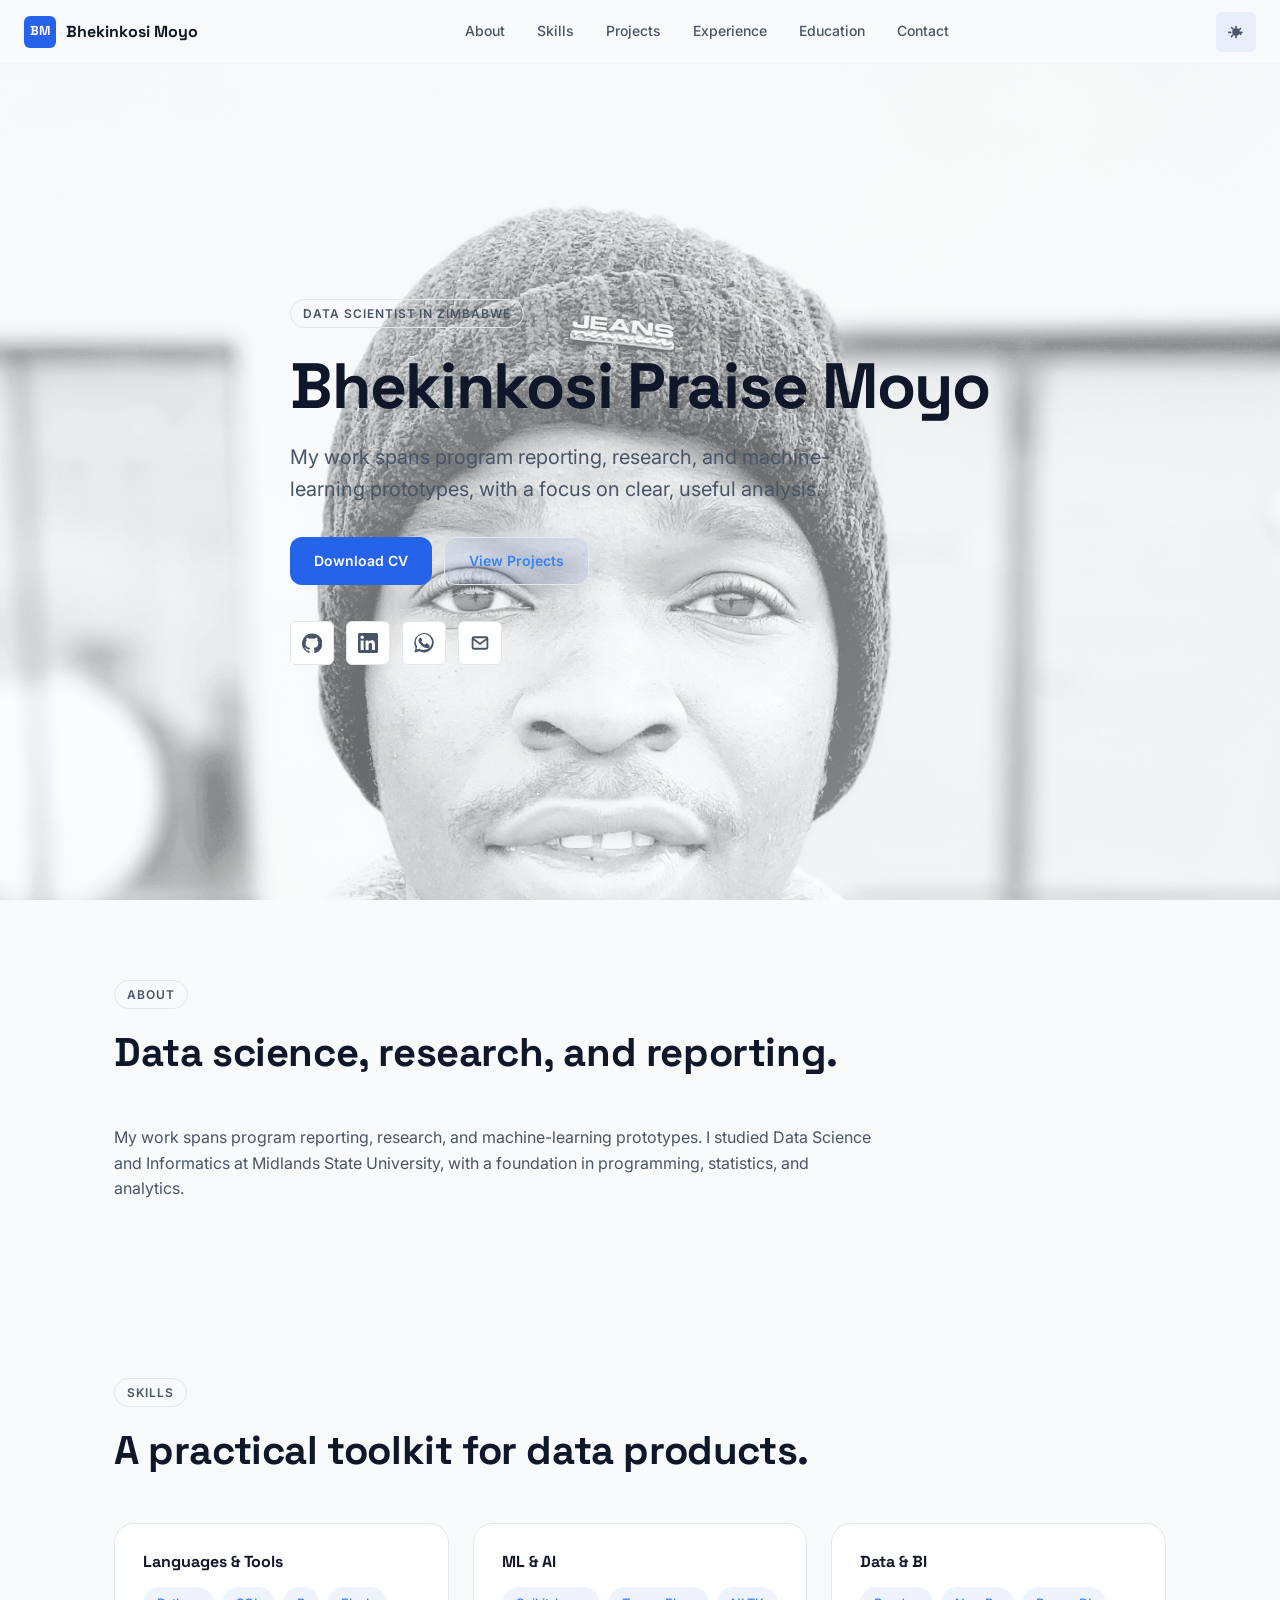
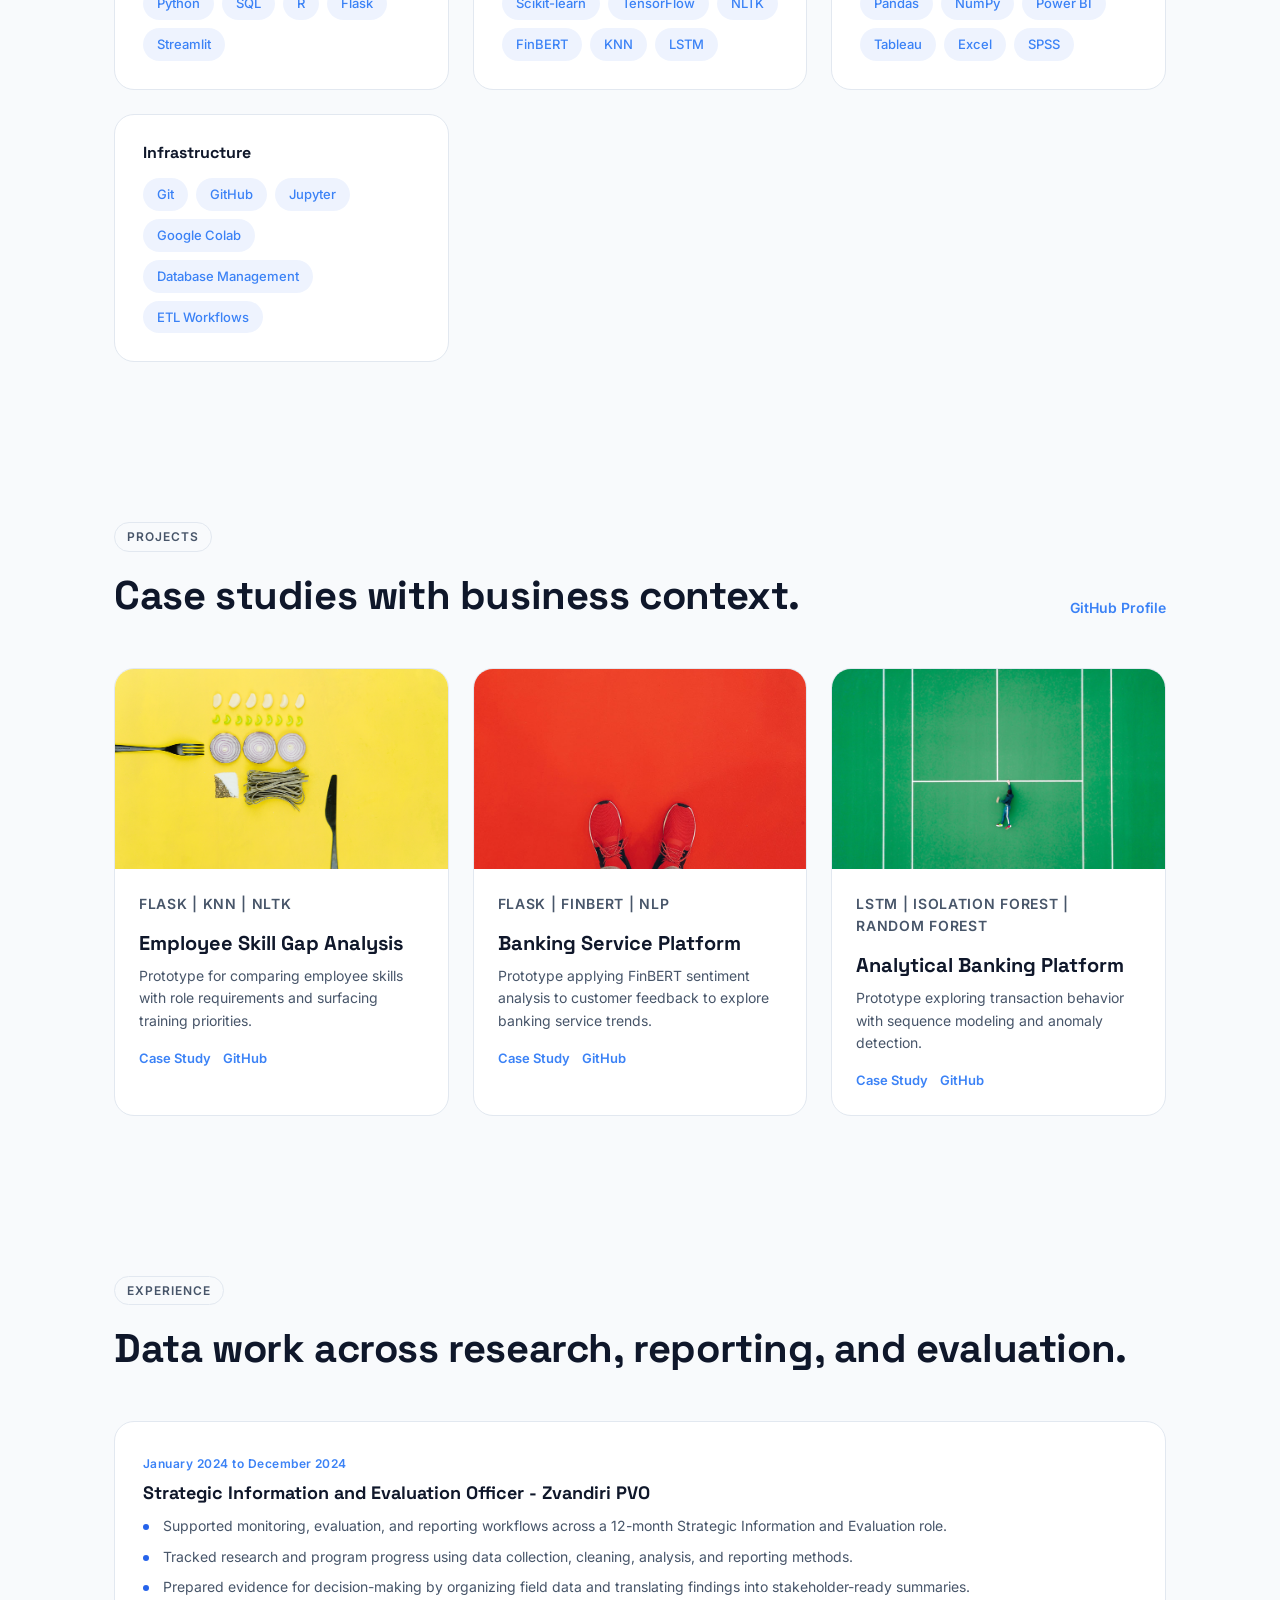
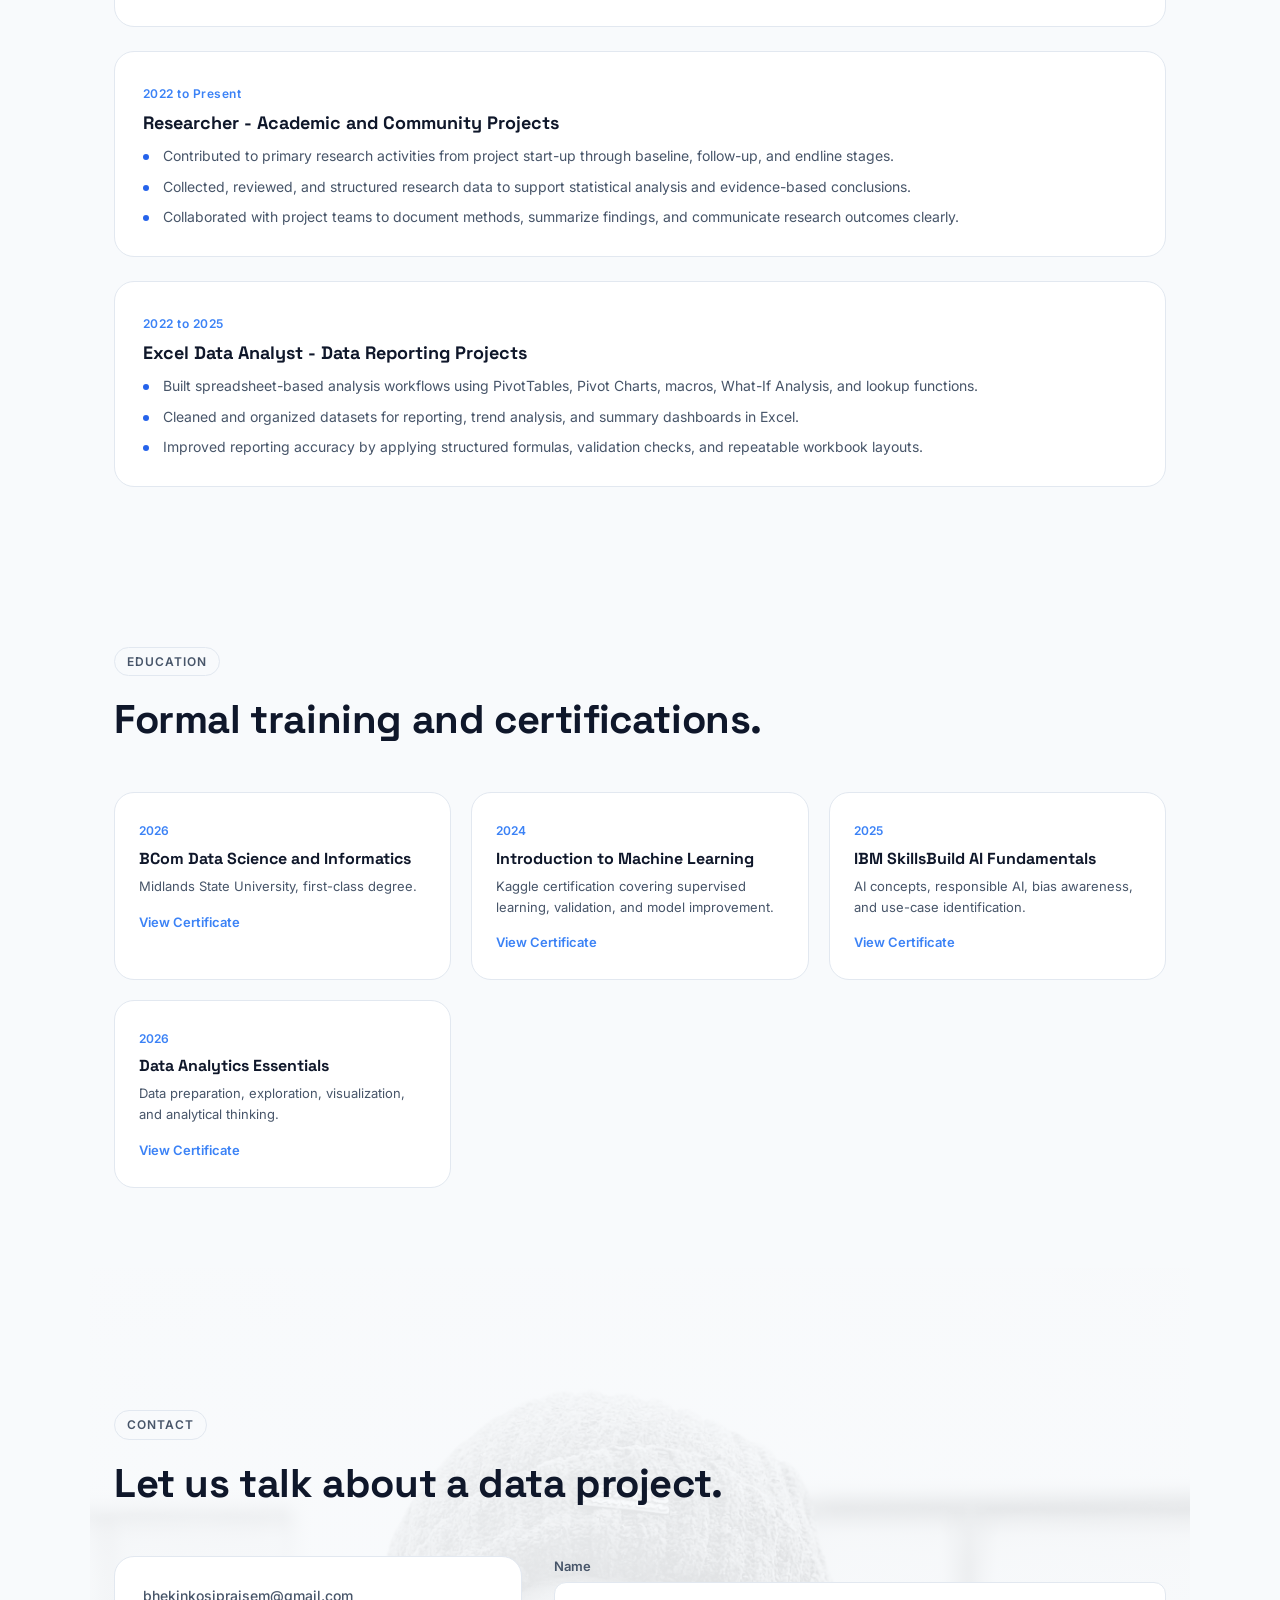
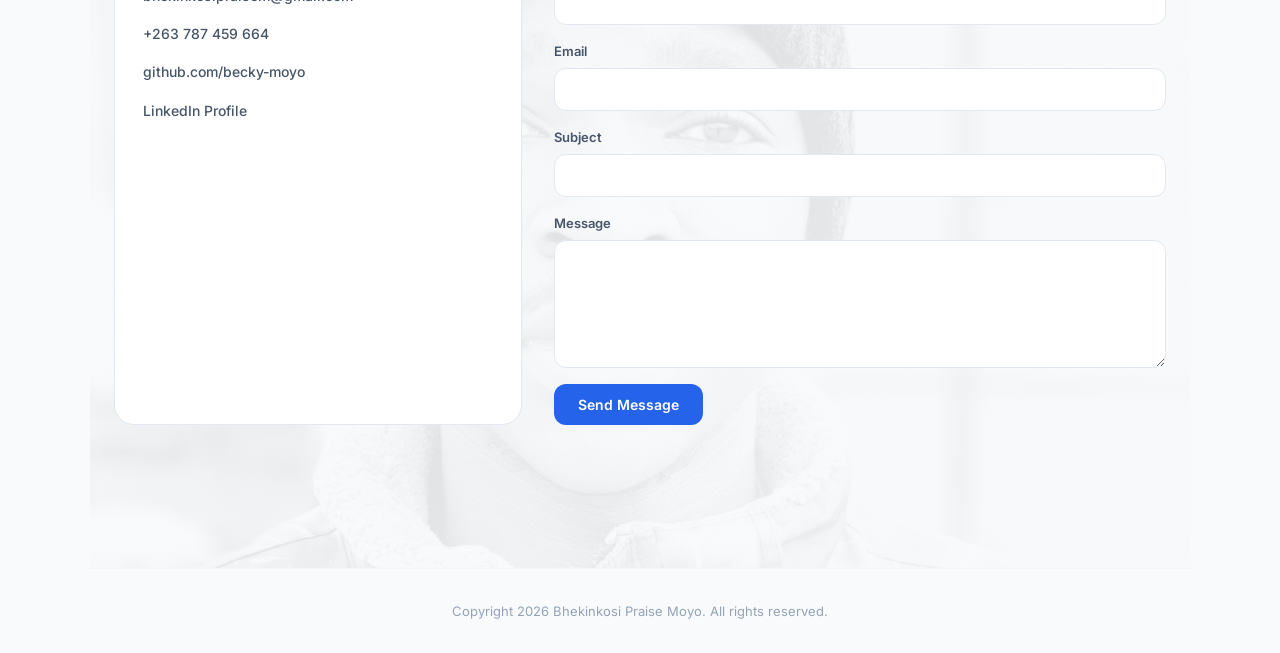
<file: index.html>
<!doctype html>
<html lang="en">
<head>
	<meta charset="utf-8">
	<meta name="viewport" content="width=device-width, initial-scale=1">
	<meta name="description" content="Bhekinkosi Praise Moyo is a data scientist focused on machine learning, NLP, analytics, BI, and practical data products. Explore case studies, skills, experience, and contact details.">
	<meta name="keywords" content="Bhekinkosi Praise Moyo, data scientist, machine learning, NLP, FinBERT, KNN, LSTM, Python, analytics, Zimbabwe">
	<meta name="author" content="Bhekinkosi Praise Moyo">
	<meta property="og:title" content="Bhekinkosi Praise Moyo | Data Scientist">
	<meta property="og:description" content="Portfolio of data science, machine learning, NLP, and banking analytics projects by Bhekinkosi Praise Moyo.">
	<meta property="og:image" content="images/about.jpg">
	<meta property="og:url" content="https://becky-moyo.github.io/BECKY-S-PORTIFOLIO/">
	<meta property="og:site_name" content="Bhekinkosi Praise Moyo Portfolio">
	<meta name="twitter:card" content="summary_large_image">
	<meta name="twitter:title" content="Bhekinkosi Praise Moyo | Data Scientist">
	<meta name="twitter:description" content="Explore Bhekinkosi Praise Moyo's data science portfolio, featuring ML, NLP, analytics, and banking intelligence case studies.">
	<meta name="twitter:image" content="images/about.jpg">
	<title>Bhekinkosi Praise Moyo | Data Scientist</title>
	<link rel="preconnect" href="https://fonts.googleapis.com">
	<link rel="preconnect" href="https://fonts.gstatic.com" crossorigin>
	<link href="https://fonts.googleapis.com/css2?family=Inter:wght@400;500;600;700;800&family=Space+Grotesk:wght@600;700&display=swap" rel="stylesheet">
	<link rel="stylesheet" href="css/modern.css">
</head>
<body>
	<div class="loader" data-loader>
		<div class="loader-mark" aria-hidden="true"></div>
		<span>Loading portfolio</span>
	</div>
	<div class="scroll-progress" data-scroll-progress></div>

	<header class="site-header" data-header>
		<a class="brand" href="#home" aria-label="Bhekinkosi Praise Moyo home">
			<span class="brand-mark">BM</span>
			<span>Bhekinkosi Moyo</span>
		</a>
		<button class="nav-toggle" type="button" data-nav-toggle aria-label="Toggle navigation" aria-expanded="false">
			<span></span>
			<span></span>
		</button>
		<nav class="site-nav" data-nav>
			<a href="#about">About</a>
			<a href="#skills">Skills</a>
			<a href="#projects">Projects</a>
			<a href="#experience">Experience</a>
			<a href="#education">Education</a>
			<a href="#contact">Contact</a>
		</nav>
		<button class="theme-toggle" type="button" data-theme-toggle aria-label="Toggle dark and light mode">
			<svg data-theme-icon viewBox="0 0 24 24" width="20" height="20" aria-hidden="true"><path d="M21.75 15.5a.75.75 0 0 1-.1.9 9.75 9.75 0 0 1-13.5 0 .75.75 0 0 1 .8-1.2 8.25 8.25 0 0 0 11.8 0 .75.75 0 0 1 1 .3Zm-1.05-6.3a.75.75 0 0 0 1.05 0 .75.75 0 0 0 0-1.05l-1.5-1.5a.75.75 0 0 0-1.05 1.05l1.5 1.5Zm.3 3.45a.75.75 0 0 0 .75-.75.75.75 0 0 0-.75-.75h-2.1a.75.75 0 0 0 0 1.5h2.1ZM12 6.75a.75.75 0 0 0 .75-.75V3.9a.75.75 0 0 0-1.5 0v2.1c0 .41.34.75.75.75Zm0 10.5a5.25 5.25 0 1 1 0-10.5 5.25 5.25 0 0 1 0 10.5Zm6.6-4.35a.75.75 0 0 0-1.05 1.05l1.5 1.5a.75.75 0 0 0 1.05-1.05l-1.5-1.5Zm-13.2 0-1.5 1.5a.75.75 0 0 0 1.05 1.05l1.5-1.5a.75.75 0 0 0-1.05-1.05Zm-1.5-3.3a.75.75 0 0 0 .75.75h2.1a.75.75 0 0 0 0-1.5H4.65a.75.75 0 0 0-.75.75Zm5.4-3a.75.75 0 1 0-1.05-1.05l-1.5 1.5a.75.75 0 0 0 1.05 1.05l1.5-1.5Z"/></svg>
		</button>
	</header>

	<main>
		<section class="hero section-reveal" id="home">
			<img class="hero-media" src="images/about.jpg" alt="Bhekinkosi Praise Moyo portrait">
			<div class="hero-overlay"></div>
			<div class="hero-content">
				<p class="eyebrow">Data Scientist in Zimbabwe</p>
				<h1>Bhekinkosi Praise Moyo</h1>
				<p class="hero-copy">My work spans program reporting, research, and machine-learning prototypes, with a focus on clear, useful analysis.</p>
				<div class="hero-actions">
					<a class="btn primary" href="docs/curriculumn_vitae%20for%20bhekinkosiPraiseMoyo.pdf" download>Download CV</a>
					<a class="btn secondary" href="#projects">View Projects</a>
				</div>
				<div class="social-row" aria-label="Social links">
					<a href="https://github.com/becky-moyo" target="_blank" rel="noreferrer" aria-label="GitHub">
						<svg viewBox="0 0 24 24" aria-hidden="true"><path d="M12 .5A12 12 0 0 0 8.2 23.9c.6.1.8-.3.8-.6v-2.1c-3.3.7-4-1.4-4-1.4-.5-1.3-1.3-1.7-1.3-1.7-1-.7.1-.7.1-.7 1.2.1 1.8 1.2 1.8 1.2 1 1.8 2.7 1.3 3.4 1 .1-.8.4-1.3.8-1.6-2.7-.3-5.5-1.3-5.5-5.9 0-1.3.5-2.4 1.2-3.2-.1-.3-.5-1.5.1-3.2 0 0 1-.3 3.3 1.2a11.4 11.4 0 0 1 6 0c2.3-1.5 3.3-1.2 3.3-1.2.7 1.7.3 2.9.1 3.2.8.8 1.2 1.9 1.2 3.2 0 4.6-2.8 5.6-5.5 5.9.4.4.8 1.1.8 2.2v3.3c0 .3.2.7.8.6A12 12 0 0 0 12 .5Z"/></svg>
					</a>
					<a href="https://www.linkedin.com/in/bhekinkosi-praise-moyo-214553396/" target="_blank" rel="noreferrer" aria-label="LinkedIn">
						<svg viewBox="0 0 24 24" aria-hidden="true"><path d="M20.4 20.5h-3.6v-5.7c0-1.4 0-3.1-1.9-3.1s-2.2 1.5-2.2 3v5.8H9.1V8.9h3.5v1.6h.1a3.8 3.8 0 0 1 3.4-1.9c3.6 0 4.3 2.4 4.3 5.5v6.4ZM5 7.3a2.1 2.1 0 1 1 0-4.2 2.1 2.1 0 0 1 0 4.2Zm1.8 13.2H3.2V8.9h3.6v11.6ZM22.2 0H1.8C.8 0 0 .8 0 1.8v20.4c0 1 .8 1.8 1.8 1.8h20.4c1 0 1.8-.8 1.8-1.8V1.8c0-1-.8-1.8-1.8-1.8Z"/></svg>
					</a>
					<a href="https://api.whatsapp.com/send?phone=263787459664&text=I%20saw%20your%20portfolio%20and%20I%20am%20interested%20in%20hiring%20you" target="_blank" rel="noreferrer" aria-label="WhatsApp">
						<svg viewBox="0 0 24 24" aria-hidden="true"><path d="M20.5 3.5A11.8 11.8 0 0 0 1.9 17.7L.5 23.5l5.9-1.5A11.8 11.8 0 0 0 20.5 3.5Zm-8.7 17a9.6 9.6 0 0 1-4.9-1.3l-.4-.2-3.5.9.9-3.4-.2-.4A9.7 9.7 0 1 1 11.8 20.5Zm5.3-7.2c-.3-.2-1.7-.8-2-.9-.3-.1-.5-.2-.7.2l-.9 1.1c-.2.2-.4.2-.7.1a7.9 7.9 0 0 1-3.9-3.4c-.3-.5.3-.5.8-1.6.1-.2 0-.4 0-.6l-.9-2c-.2-.5-.5-.4-.7-.4h-.6c-.2 0-.6.1-.9.4-.3.3-1.2 1.2-1.2 2.8s1.2 3.2 1.4 3.4c.2.2 2.4 3.7 5.8 5.1 2.2.9 3 .8 4.1.7.6-.1 1.7-.7 2-1.4.2-.7.2-1.3.2-1.4-.1-.2-.3-.3-.6-.4Z"/></svg>
					</a>
					<a href="mailto:bhekinkosipraisem@gmail.com?subject=I%20am%20interested%20in%20hiring%20you" aria-label="Email">
						<svg viewBox="0 0 24 24" aria-hidden="true"><path d="M2 6.5A2.5 2.5 0 0 1 4.5 4h15A2.5 2.5 0 0 1 22 6.5v11a2.5 2.5 0 0 1-2.5 2.5h-15A2.5 2.5 0 0 1 2 17.5v-11Zm2.5-.2 7.5 5.4 7.5-5.4h-15Zm15.3 2.4-7.1 5.1a1.2 1.2 0 0 1-1.4 0L4.2 8.7v8.8c0 .2.1.3.3.3h15c.2 0 .3-.1.3-.3V8.7Z"/></svg>
					</a>
				</div>
			</div>
		</section>

		<section class="section about section-reveal" id="about">
			<div class="section-heading">
				<p class="eyebrow">About</p>
				<h2>Data science, research, and reporting.</h2>
			</div>
			<div class="about-grid">
				<div class="about-copy">
					<p>My work spans program reporting, research, and machine-learning prototypes. I studied Data Science and Informatics at Midlands State University, with a foundation in programming, statistics, and analytics.</p>
				</div>
			</div>
		</section>

		<section class="section section-reveal" id="skills">
			<div class="section-heading">
				<p class="eyebrow">Skills</p>
				<h2>A practical toolkit for data products.</h2>
			</div>
			<div class="skills-grid">
				<article class="skill-group">
					<h3>Languages &amp; Tools</h3>
					<div class="chips"><span>Python</span><span>SQL</span><span>R</span><span>Flask</span><span>Streamlit</span></div>
				</article>
				<article class="skill-group">
					<h3>ML &amp; AI</h3>
					<div class="chips"><span>Scikit-learn</span><span>TensorFlow</span><span>NLTK</span><span>FinBERT</span><span>KNN</span><span>LSTM</span></div>
				</article>
				<article class="skill-group">
					<h3>Data &amp; BI</h3>
					<div class="chips"><span>Pandas</span><span>NumPy</span><span>Power BI</span><span>Tableau</span><span>Excel</span><span>SPSS</span></div>
				</article>
				<article class="skill-group">
					<h3>Infrastructure</h3>
					<div class="chips"><span>Git</span><span>GitHub</span><span>Jupyter</span><span>Google Colab</span><span>Database Management</span><span>ETL Workflows</span></div>
				</article>
			</div>
		</section>

		<section class="section section-reveal" id="projects">
			<div class="section-heading split">
				<div>
					<p class="eyebrow">Projects</p>
					<h2>Case studies with business context.</h2>
				</div>
				<a class="text-link" href="https://github.com/becky-moyo" target="_blank" rel="noreferrer">GitHub Profile</a>
			</div>
			<div class="project-grid">
				<article class="project-card">
					<img src="images/img-1.jpg" alt="Employee skill gap analysis dashboard visual">
					<div class="project-content">
						<p class="project-type">Flask | KNN | NLTK</p>
						<h3>Employee Skill Gap Analysis</h3>
						<p>Prototype for comparing employee skills with role requirements and surfacing training priorities.</p>
						<div class="card-actions">
							<a href="projects/employee-skill-gap-analysis.html">Case Study</a>
							<a href="https://github.com/becky-moyo/employee-skill-gap-analysis" target="_blank" rel="noreferrer">GitHub</a>
						</div>
					</div>
				</article>
				<article class="project-card">
					<img src="images/img-2.jpg" alt="Banking service analytics visual">
					<div class="project-content">
						<p class="project-type">Flask | FinBERT | NLP</p>
						<h3>Banking Service Platform</h3>
						<p>Prototype applying FinBERT sentiment analysis to customer feedback to explore banking service trends.</p>
						<div class="card-actions">
							<a href="projects/banking-service-platform.html">Case Study</a>
							<a href="https://github.com/becky-moyo/banking-service-platform" target="_blank" rel="noreferrer">GitHub</a>
						</div>
					</div>
				</article>
				<article class="project-card">
					<img src="images/img-3.jpg" alt="Analytical banking platform visual">
					<div class="project-content">
						<p class="project-type">LSTM | Isolation Forest | Random Forest</p>
						<h3>Analytical Banking Platform</h3>
						<p>Prototype exploring transaction behavior with sequence modeling and anomaly detection.</p>
						<div class="card-actions">
							<a href="projects/analytical-banking-platform.html">Case Study</a>
							<a href="https://github.com/becky-moyo/analytical-banking-platform" target="_blank" rel="noreferrer">GitHub</a>
						</div>
					</div>
				</article>
			</div>
		</section>

		<section class="section section-reveal" id="experience">
			<div class="section-heading">
				<p class="eyebrow">Experience</p>
				<h2>Data work across research, reporting, and evaluation.</h2>
			</div>
			<div class="timeline">
				<article>
					<span>January 2024 to December 2024</span>
					<h3>Strategic Information and Evaluation Officer - Zvandiri PVO</h3>
					<ul>
						<li>Supported monitoring, evaluation, and reporting workflows across a 12-month Strategic Information and Evaluation role.</li>
						<li>Tracked research and program progress using data collection, cleaning, analysis, and reporting methods.</li>
						<li>Prepared evidence for decision-making by organizing field data and translating findings into stakeholder-ready summaries.</li>
					</ul>
				</article>
				<article>
					<span>2022 to Present</span>
					<h3>Researcher - Academic and Community Projects</h3>
					<ul>
						<li>Contributed to primary research activities from project start-up through baseline, follow-up, and endline stages.</li>
						<li>Collected, reviewed, and structured research data to support statistical analysis and evidence-based conclusions.</li>
						<li>Collaborated with project teams to document methods, summarize findings, and communicate research outcomes clearly.</li>
					</ul>
				</article>
				<article>
					<span>2022 to 2025</span>
					<h3>Excel Data Analyst - Data Reporting Projects</h3>
					<ul>
						<li>Built spreadsheet-based analysis workflows using PivotTables, Pivot Charts, macros, What-If Analysis, and lookup functions.</li>
						<li>Cleaned and organized datasets for reporting, trend analysis, and summary dashboards in Excel.</li>
						<li>Improved reporting accuracy by applying structured formulas, validation checks, and repeatable workbook layouts.</li>
					</ul>
				</article>
			</div>
		</section>

		<section class="section section-reveal" id="education">
			<div class="section-heading">
				<p class="eyebrow">Education</p>
				<h2>Formal training and certifications.</h2>
			</div>
			<div class="credential-grid">
				<article><span>2026</span><h3>BCom Data Science and Informatics</h3><p>Midlands State University, first-class degree.</p><a href="docs/DSI Certificate.pdf" target="_blank">View Certificate</a></article>
				<article><span>2024</span><h3>Introduction to Machine Learning</h3><p>Kaggle certification covering supervised learning, validation, and model improvement.</p><a href="docs/Bhekinkosi%20Moyo%20-%20Intro%20to%20Machine%20Learning.png" target="_blank" rel="noreferrer">View Certificate</a></article>
				<article><span>2025</span><h3>IBM SkillsBuild AI Fundamentals</h3><p>AI concepts, responsible AI, bias awareness, and use-case identification.</p><a href="docs/AI_Fundamentals_with_IBM_SkillsBuild_certififate.pdf" target="_blank" rel="noreferrer">View Certificate</a></article>
				<article><span>2026</span><h3>Data Analytics Essentials</h3><p>Data preparation, exploration, visualization, and analytical thinking.</p><a href="docs/DataAnalyticsEssentialsCertification.pdf" target="_blank" rel="noreferrer">View Certificate</a></article>
			</div>
		</section>

	<section class="section contact section-reveal" id="contact">
		<img class="contact-media" src="images/about.jpg" alt="" aria-hidden="true">
		<div class="contact-overlay"></div>
		<div class="section-heading">
				<p class="eyebrow">Contact</p>
				<h2>Let us talk about a data project.</h2>
			</div>
			<div class="contact-grid">
				<div class="contact-panel">
					<a href="mailto:bhekinkosipraisem@gmail.com">bhekinkosipraisem@gmail.com</a>
					<a href="https://api.whatsapp.com/send?phone=263787459664&text=I%20saw%20your%20portfolio%20and%20I%20am%20interested%20in%20hiring%20you" target="_blank" rel="noreferrer">+263 787 459 664</a>
					<a href="https://github.com/becky-moyo" target="_blank" rel="noreferrer">github.com/becky-moyo</a>
					<a href="https://www.linkedin.com/in/bhekinkosi-praise-moyo-214553396/" target="_blank" rel="noreferrer">LinkedIn Profile</a>
				</div>
				<form class="contact-form" action="https://formspree.io/f/xjkjbroo" method="POST" data-contact-form>
					<label>Name<input type="text" name="name" autocomplete="name" required></label>
					<label>Email<input type="email" name="email" autocomplete="email" required></label>
					<label>Subject<input type="text" name="subject" required></label>
					<label>Message<textarea name="message" rows="6" required></textarea></label>
					<button class="btn primary" type="submit">Send Message</button>
				</form>
			</div>
		</section>
	</main>

	<footer class="site-footer">
		<p>Copyright 2026 Bhekinkosi Praise Moyo. All rights reserved.</p>
	</footer>

	<button class="back-to-top" type="button" data-back-to-top aria-label="Back to top">
		<svg viewBox="0 0 24 24" width="20" height="20" aria-hidden="true"><path d="M12 4 2 14h6v6h8v-6h6L12 4Z"/></svg>
	</button>
	<script src="js/modern.js"></script>
</body>
</html>
</file>
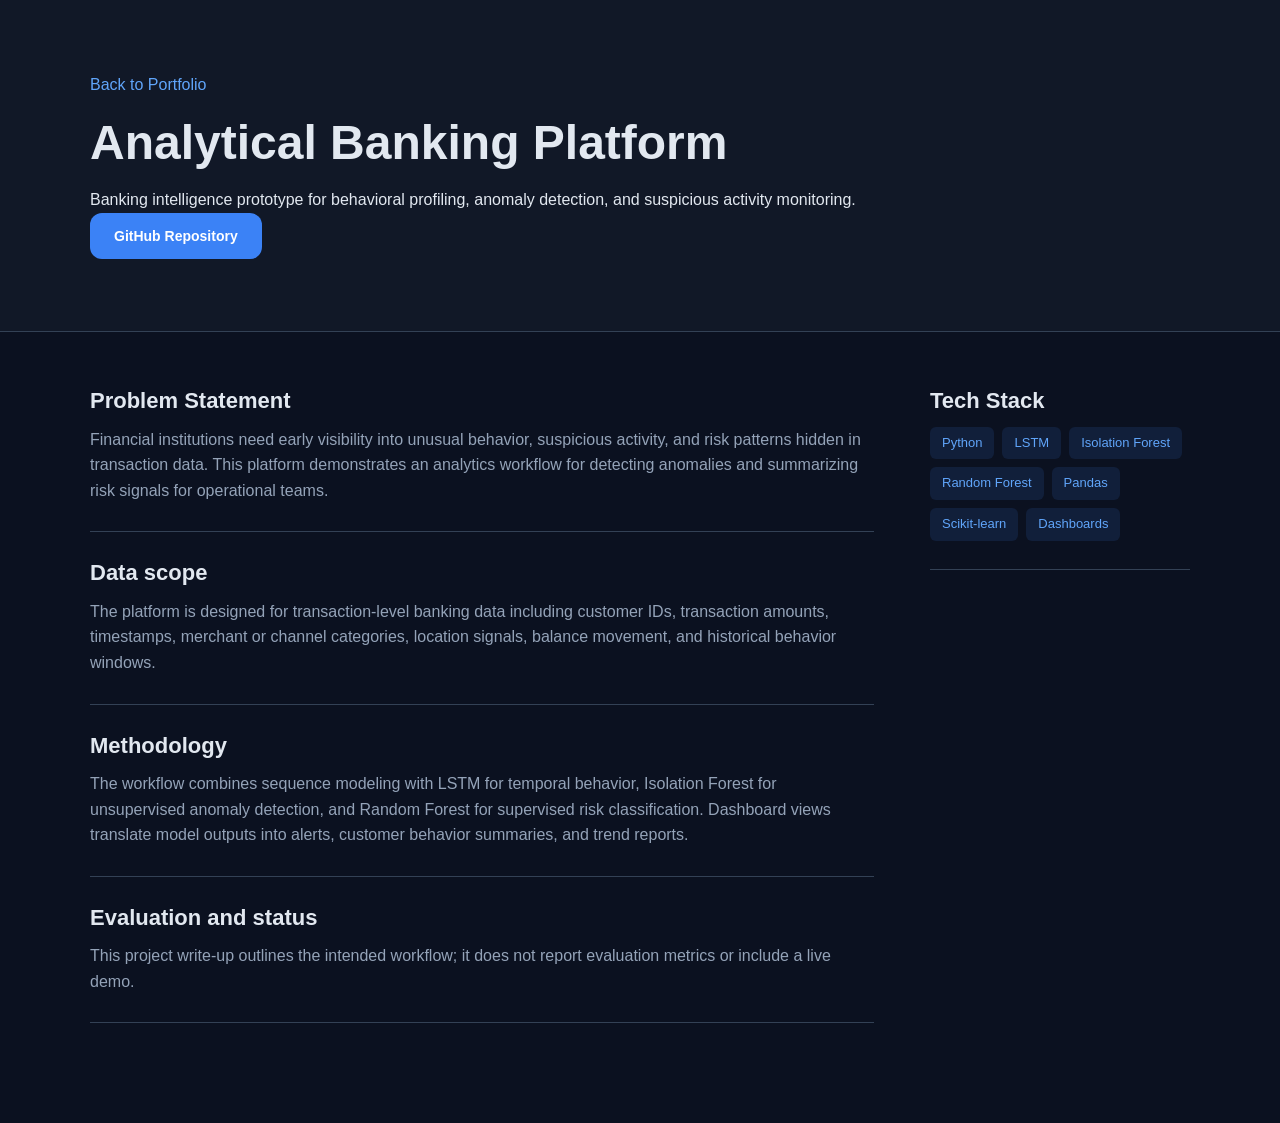
<file: projects/analytical-banking-platform.html>
<!DOCTYPE HTML>
<html lang="en">
<head>
	<meta charset="utf-8">
	<meta http-equiv="X-UA-Compatible" content="IE=edge">
	<title>Analytical Banking Platform | Bhekinkosi Praise Moyo</title>
	<meta name="viewport" content="width=device-width, initial-scale=1">
	<meta name="description" content="Case study for an Analytical Banking Platform using LSTM, Isolation Forest, and Random Forest models for behavioral profiling and anomaly detection.">
	<meta property="og:title" content="Analytical Banking Platform | Bhekinkosi Praise Moyo">
	<meta property="og:description" content="A banking intelligence case study for anomaly detection, behavioral analytics, and suspicious activity monitoring.">
	<meta property="og:image" content="../images/img-3.jpg">
	<meta name="twitter:card" content="summary_large_image">
	<link rel="stylesheet" href="../css/modern.css">
</head>
<body class="case-page">
	<header class="case-hero">
		<div class="container">
			<p><a href="../index.html#projects">Back to Portfolio</a></p>
			<h1>Analytical Banking Platform</h1>
			<p>Banking intelligence prototype for behavioral profiling, anomaly detection, and suspicious activity monitoring.</p>
			<p>
				<a class="btn primary" href="https://github.com/becky-moyo/analytical-banking-platform" target="_blank" rel="noreferrer">GitHub Repository</a>
			</p>
		</div>
	</header>
	<main class="case-section">
		<div class="container">
			<div class="row">
				<div class="col-md-8">
					<div class="case-panel">
						<h2>Problem Statement</h2>
						<p>Financial institutions need early visibility into unusual behavior, suspicious activity, and risk patterns hidden in transaction data. This platform demonstrates an analytics workflow for detecting anomalies and summarizing risk signals for operational teams.</p>
					</div>
					<div class="case-panel">
						<h2>Data scope</h2>
						<p>The platform is designed for transaction-level banking data including customer IDs, transaction amounts, timestamps, merchant or channel categories, location signals, balance movement, and historical behavior windows.</p>
					</div>
					<div class="case-panel">
						<h2>Methodology</h2>
						<p>The workflow combines sequence modeling with LSTM for temporal behavior, Isolation Forest for unsupervised anomaly detection, and Random Forest for supervised risk classification. Dashboard views translate model outputs into alerts, customer behavior summaries, and trend reports.</p>
					</div>
					<div class="case-panel">
						<h2>Evaluation and status</h2>
						<p>This project write-up outlines the intended workflow; it does not report evaluation metrics or include a live demo.</p>
					</div>
				</div>
				<div class="col-md-4">
					<div class="case-panel">
						<h2>Tech Stack</h2>
						<p class="badge-list"><span>Python</span><span>LSTM</span><span>Isolation Forest</span><span>Random Forest</span><span>Pandas</span><span>Scikit-learn</span><span>Dashboards</span></p>
					</div>
				</div>
			</div>
		</div>
	</main>
</body>
</html>
</file>
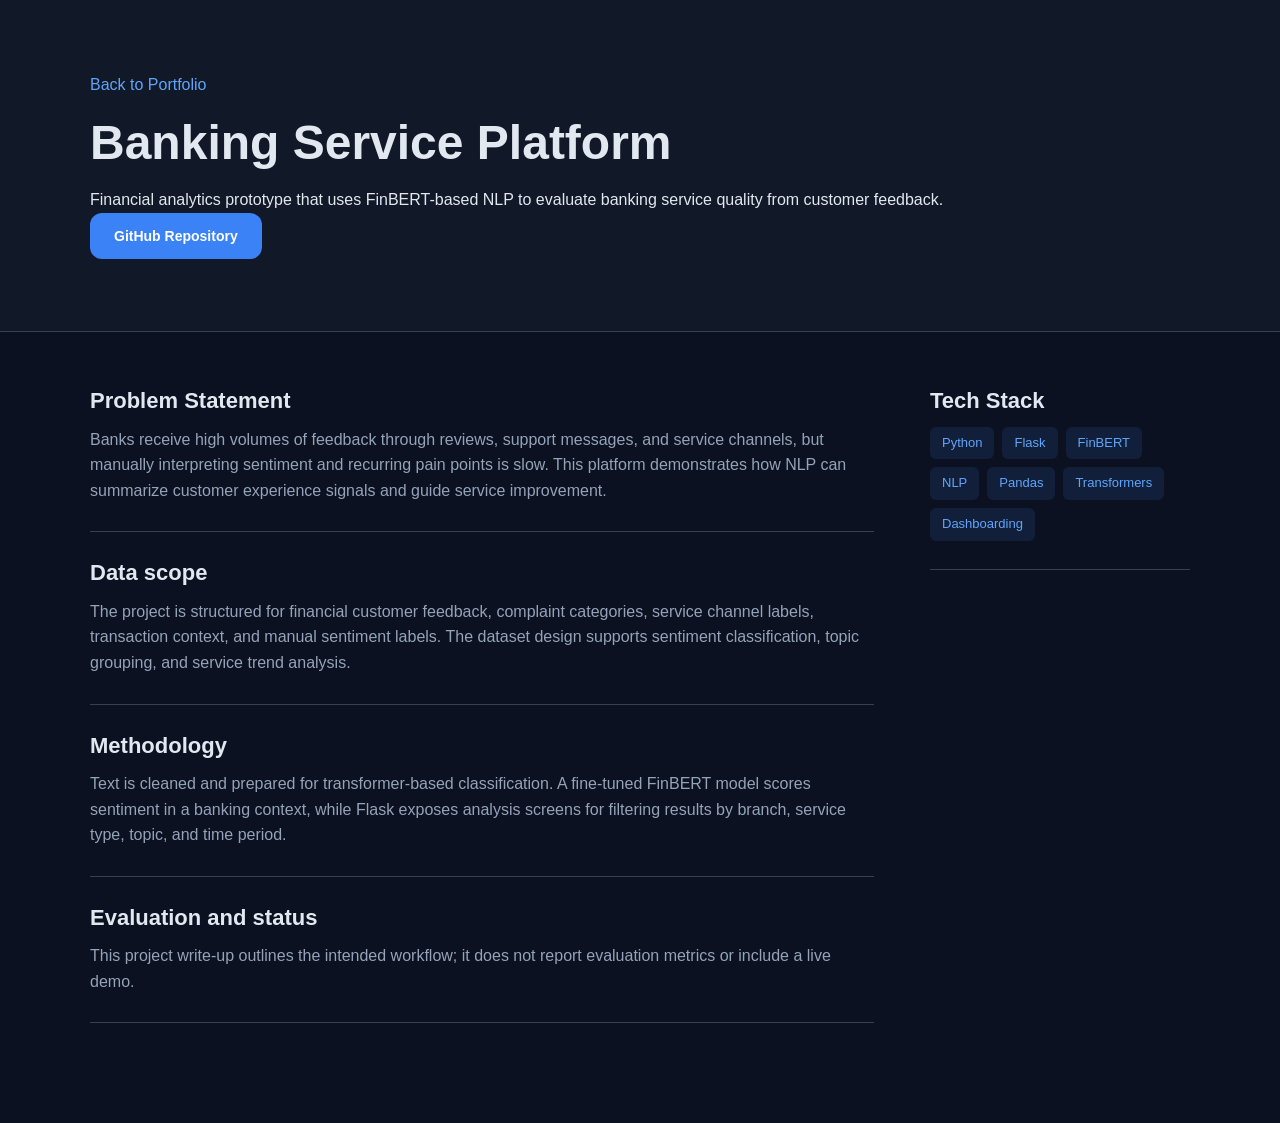
<file: projects/banking-service-platform.html>
<!DOCTYPE HTML>
<html lang="en">
<head>
	<meta charset="utf-8">
	<meta http-equiv="X-UA-Compatible" content="IE=edge">
	<title>Banking Service Platform | Bhekinkosi Praise Moyo</title>
	<meta name="viewport" content="width=device-width, initial-scale=1">
	<meta name="description" content="Case study for a Banking Service Platform using Flask, FinBERT, NLP, and analytics to evaluate financial service feedback.">
	<meta property="og:title" content="Banking Service Platform | Bhekinkosi Praise Moyo">
	<meta property="og:description" content="A financial sentiment and service optimization case study powered by FinBERT and Flask.">
	<meta property="og:image" content="../images/img-2.jpg">
	<meta name="twitter:card" content="summary_large_image">
	<link rel="stylesheet" href="../css/modern.css">
</head>
<body class="case-page">
	<header class="case-hero">
		<div class="container">
			<p><a href="../index.html#projects">Back to Portfolio</a></p>
			<h1>Banking Service Platform</h1>
			<p>Financial analytics prototype that uses FinBERT-based NLP to evaluate banking service quality from customer feedback.</p>
			<p>
				<a class="btn primary" href="https://github.com/becky-moyo/banking-service-platform" target="_blank" rel="noreferrer">GitHub Repository</a>
			</p>
		</div>
	</header>
	<main class="case-section">
		<div class="container">
			<div class="row">
				<div class="col-md-8">
					<div class="case-panel">
						<h2>Problem Statement</h2>
						<p>Banks receive high volumes of feedback through reviews, support messages, and service channels, but manually interpreting sentiment and recurring pain points is slow. This platform demonstrates how NLP can summarize customer experience signals and guide service improvement.</p>
					</div>
					<div class="case-panel">
						<h2>Data scope</h2>
						<p>The project is structured for financial customer feedback, complaint categories, service channel labels, transaction context, and manual sentiment labels. The dataset design supports sentiment classification, topic grouping, and service trend analysis.</p>
					</div>
					<div class="case-panel">
						<h2>Methodology</h2>
						<p>Text is cleaned and prepared for transformer-based classification. A fine-tuned FinBERT model scores sentiment in a banking context, while Flask exposes analysis screens for filtering results by branch, service type, topic, and time period.</p>
					</div>
					<div class="case-panel">
						<h2>Evaluation and status</h2>
						<p>This project write-up outlines the intended workflow; it does not report evaluation metrics or include a live demo.</p>
					</div>
				</div>
				<div class="col-md-4">
					<div class="case-panel">
						<h2>Tech Stack</h2>
						<p class="badge-list"><span>Python</span><span>Flask</span><span>FinBERT</span><span>NLP</span><span>Pandas</span><span>Transformers</span><span>Dashboarding</span></p>
					</div>
				</div>
			</div>
		</div>
	</main>
</body>
</html>
</file>
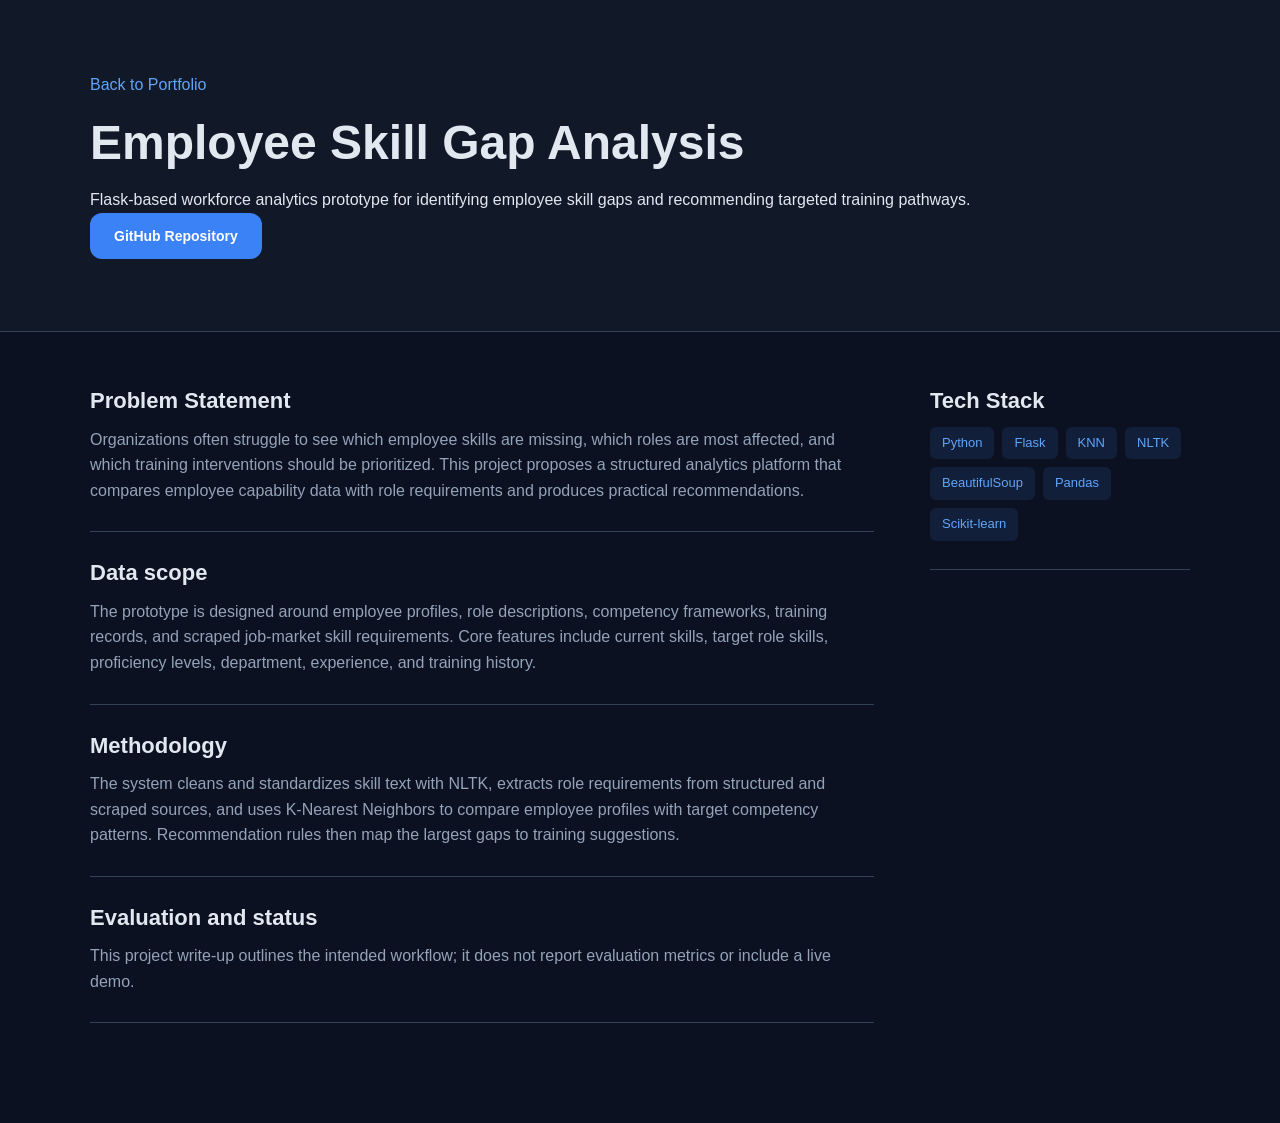
<file: projects/employee-skill-gap-analysis.html>
<!DOCTYPE HTML>
<html lang="en">
<head>
	<meta charset="utf-8">
	<meta http-equiv="X-UA-Compatible" content="IE=edge">
	<title>Employee Skill Gap Analysis | Bhekinkosi Praise Moyo</title>
	<meta name="viewport" content="width=device-width, initial-scale=1">
	<meta name="description" content="Case study for an Employee Skill Gap Analysis platform using Flask, KNN, web scraping, and NLTK to identify workforce training needs.">
	<meta property="og:title" content="Employee Skill Gap Analysis | Bhekinkosi Praise Moyo">
	<meta property="og:description" content="A workforce analytics case study for identifying employee skill gaps and recommending targeted learning paths.">
	<meta property="og:image" content="../images/img-1.jpg">
	<meta name="twitter:card" content="summary_large_image">
	<link rel="stylesheet" href="../css/modern.css">
</head>
<body class="case-page">
	<header class="case-hero">
		<div class="container">
			<p><a href="../index.html#projects">Back to Portfolio</a></p>
			<h1>Employee Skill Gap Analysis</h1>
			<p>Flask-based workforce analytics prototype for identifying employee skill gaps and recommending targeted training pathways.</p>
			<p>
				<a class="btn primary" href="https://github.com/becky-moyo/employee-skill-gap-analysis" target="_blank" rel="noreferrer">GitHub Repository</a>
			</p>
		</div>
	</header>
	<main class="case-section">
		<div class="container">
			<div class="row">
				<div class="col-md-8">
					<div class="case-panel">
						<h2>Problem Statement</h2>
						<p>Organizations often struggle to see which employee skills are missing, which roles are most affected, and which training interventions should be prioritized. This project proposes a structured analytics platform that compares employee capability data with role requirements and produces practical recommendations.</p>
					</div>
					<div class="case-panel">
						<h2>Data scope</h2>
						<p>The prototype is designed around employee profiles, role descriptions, competency frameworks, training records, and scraped job-market skill requirements. Core features include current skills, target role skills, proficiency levels, department, experience, and training history.</p>
					</div>
					<div class="case-panel">
						<h2>Methodology</h2>
						<p>The system cleans and standardizes skill text with NLTK, extracts role requirements from structured and scraped sources, and uses K-Nearest Neighbors to compare employee profiles with target competency patterns. Recommendation rules then map the largest gaps to training suggestions.</p>
					</div>
					<div class="case-panel">
						<h2>Evaluation and status</h2>
						<p>This project write-up outlines the intended workflow; it does not report evaluation metrics or include a live demo.</p>
					</div>
				</div>
				<div class="col-md-4">
					<div class="case-panel">
						<h2>Tech Stack</h2>
						<p class="badge-list"><span>Python</span><span>Flask</span><span>KNN</span><span>NLTK</span><span>BeautifulSoup</span><span>Pandas</span><span>Scikit-learn</span></p>
					</div>
				</div>
			</div>
		</div>
	</main>
</body>
</html>
</file>
<file: css/modern.css>
:root {
	--bg: #0b1120;
	--bg-elevated: #111827;
	--bg-card: #1e293b;
	--bg-card-hover: #273549;
	--border: #334155;
	--border-light: #1e293b;
	--text: #e2e8f0;
	--text-muted: #94a3b8;
	--text-dim: #64748b;
	--accent: #3b82f6;
	--accent-bright: #60a5fa;
	--accent-soft: rgba(59, 130, 246, 0.12);
	--accent-glow: rgba(59, 130, 246, 0.25);
	--success: #10b981;
	--warning: #f59e0b;
	--radius-sm: 6px;
	--radius: 12px;
	--radius-lg: 20px;
	--radius-xl: 28px;
	--shadow-sm: 0 1px 2px rgba(0, 0, 0, 0.3);
	--shadow: 0 4px 12px rgba(0, 0, 0, 0.4);
	--shadow-lg: 0 12px 40px rgba(0, 0, 0, 0.5);
	--transition: 0.25s cubic-bezier(0.4, 0, 0.2, 1);
	--font-sans: 'Inter', -apple-system, BlinkMacSystemFont, 'Segoe UI', sans-serif;
	--font-display: 'Space Grotesk', 'Inter', sans-serif;
	--max-width: 1100px;
	--header-height: 64px;
}

[data-theme='light'] {
	--bg: #f8fafc;
	--bg-elevated: #ffffff;
	--bg-card: #ffffff;
	--bg-card-hover: #f1f5f9;
	--border: #e2e8f0;
	--border-light: #f1f5f9;
	--text: #0f172a;
	--text-muted: #475569;
	--text-dim: #94a3b8;
	--accent: #2563eb;
	--accent-bright: #3b82f6;
	--accent-soft: rgba(37, 99, 235, 0.08);
	--accent-glow: rgba(37, 99, 235, 0.15);
	--shadow-sm: 0 1px 2px rgba(0, 0, 0, 0.05);
	--shadow: 0 4px 12px rgba(0, 0, 0, 0.08);
	--shadow-lg: 0 12px 40px rgba(0, 0, 0, 0.12);
}

*,
*::before,
*::after {
	box-sizing: border-box;
	margin: 0;
	padding: 0;
}

html {
	scroll-behavior: smooth;
	scroll-padding-top: var(--header-height);
}

body {
	font-family: var(--font-sans);
	background-color: var(--bg);
	color: var(--text);
	line-height: 1.6;
	font-size: 16px;
	-webkit-font-smoothing: antialiased;
	-moz-osx-font-smoothing: grayscale;
	transition: background-color var(--transition), color var(--transition);
}

img {
	max-width: 100%;
	display: block;
}

a {
	color: var(--accent-bright);
	text-decoration: none;
	transition: color var(--transition);
}

a:hover {
	color: var(--accent);
}

button {
	font-family: inherit;
	cursor: pointer;
	border: none;
	background: none;
	color: inherit;
}

h1, h2, h3, h4 {
	font-family: var(--font-display);
	line-height: 1.2;
	font-weight: 700;
}

/* Loader */
.loader {
	position: fixed;
	inset: 0;
	z-index: 9999;
	display: flex;
	flex-direction: column;
	align-items: center;
	justify-content: center;
	gap: 16px;
	background: var(--bg);
	color: var(--text-muted);
	font-size: 14px;
	letter-spacing: 0.05em;
	transition: opacity 0.5s ease, visibility 0.5s ease;
}

.loader.hidden {
	opacity: 0;
	visibility: hidden;
	pointer-events: none;
}

.loader-mark {
	width: 40px;
	height: 40px;
	border: 3px solid var(--border);
	border-top-color: var(--accent);
	border-radius: 50%;
	animation: spin 0.8s linear infinite;
}

@keyframes spin {
	to { transform: rotate(360deg); }
}

/* Scroll Progress */
.scroll-progress {
	position: fixed;
	top: 0;
	left: 0;
	height: 3px;
	width: 0%;
	background: linear-gradient(90deg, var(--accent), var(--accent-bright));
	z-index: 1000;
	transition: width 0.1s linear;
}

/* Header */
.site-header {
	position: sticky;
	top: 0;
	z-index: 100;
	display: flex;
	align-items: center;
	justify-content: space-between;
	padding: 0 24px;
	height: var(--header-height);
	background: rgba(11, 17, 32, 0.85);
	backdrop-filter: blur(12px);
	-webkit-backdrop-filter: blur(12px);
	border-bottom: 1px solid var(--border-light);
	transition: background var(--transition), border-color var(--transition);
}

[data-theme='light'] .site-header {
	background: rgba(248, 250, 252, 0.85);
}

.brand {
	display: flex;
	align-items: center;
	gap: 10px;
	font-family: var(--font-display);
	font-weight: 700;
	font-size: 16px;
	color: var(--text);
}

.brand-mark {
	display: inline-flex;
	align-items: center;
	justify-content: center;
	width: 32px;
	height: 32px;
	border-radius: var(--radius-sm);
	background: var(--accent);
	color: #fff;
	font-size: 13px;
	font-weight: 800;
}

.site-nav {
	display: flex;
	align-items: center;
	gap: 4px;
}

.site-nav a {
	padding: 8px 14px;
	border-radius: var(--radius-sm);
	font-size: 14px;
	font-weight: 500;
	color: var(--text-muted);
	transition: color var(--transition), background-color var(--transition);
}

.site-nav a:hover {
	color: var(--text);
	background: var(--accent-soft);
}

.nav-toggle {
	display: none;
	flex-direction: column;
	justify-content: center;
	gap: 5px;
	width: 40px;
	height: 40px;
	padding: 8px;
}

.nav-toggle span {
	display: block;
	height: 2px;
	width: 100%;
	background: var(--text);
	border-radius: 2px;
	transition: transform var(--transition), opacity var(--transition);
}

.nav-toggle.active span:first-child {
	transform: translateY(7px) rotate(45deg);
}

.nav-toggle.active span:last-child {
	transform: translateY(-7px) rotate(-45deg);
}

.theme-toggle {
	display: flex;
	align-items: center;
	justify-content: center;
	width: 40px;
	height: 40px;
	border-radius: var(--radius-sm);
	background: var(--accent-soft);
	color: var(--text-muted);
	transition: background var(--transition), color var(--transition);
}

.theme-toggle svg {
	fill: currentColor;
}

.theme-toggle:hover {
	background: var(--accent-glow);
	color: var(--text);
}

/* Hero */
.hero {
	position: relative;
	min-height: calc(100vh - var(--header-height));
	display: flex;
	align-items: center;
	overflow: hidden;
}

.hero-media {
	position: absolute;
	inset: 0;
	width: 100%;
	height: 100%;
	object-fit: cover;
	object-position: center top;
	z-index: 0;
}

.hero-overlay {
	position: absolute;
	inset: 0;
	background: linear-gradient(135deg, rgba(11, 17, 32, 0.92) 0%, rgba(11, 17, 32, 0.7) 50%, rgba(11, 17, 32, 0.85) 100%);
	z-index: 1;
}

[data-theme='light'] .hero-overlay {
	background: linear-gradient(135deg, rgba(248, 250, 252, 0.68) 0%, rgba(248, 250, 252, 0.42) 50%, rgba(248, 250, 252, 0.62) 100%);
}

.hero-content {
	position: relative;
	z-index: 2;
	max-width: var(--max-width);
	margin: 0 auto;
	padding: 60px 24px;
}

.eyebrow {
	display: inline-block;
	padding: 4px 12px;
	border: 1px solid var(--border);
	border-radius: 999px;
	font-size: 12px;
	font-weight: 600;
	letter-spacing: 0.08em;
	text-transform: uppercase;
	color: var(--text-muted);
	margin-bottom: 20px;
}

.hero h1 {
	font-size: clamp(36px, 6vw, 64px);
	font-weight: 800;
	letter-spacing: -0.02em;
	margin-bottom: 16px;
}

.hero-copy {
	font-size: clamp(16px, 2vw, 20px);
	color: var(--text-muted);
	max-width: 560px;
	margin-bottom: 32px;
}

.hero-actions {
	display: flex;
	gap: 12px;
	flex-wrap: wrap;
	margin-bottom: 36px;
}

.btn {
	display: inline-flex;
	align-items: center;
	justify-content: center;
	padding: 12px 24px;
	border-radius: var(--radius);
	font-size: 14px;
	font-weight: 600;
	transition: all var(--transition);
	white-space: nowrap;
}

.btn.primary {
	background: var(--accent);
	color: #fff;
}

.btn.primary:hover {
	background: var(--accent-bright);
	color: #fff;
	transform: translateY(-1px);
	box-shadow: var(--shadow);
}

.btn.secondary {
	background: var(--accent-soft);
	color: var(--accent-bright);
	border: 1px solid var(--border);
}

.btn.secondary:hover {
	background: var(--accent-glow);
	color: var(--accent-bright);
}

.social-row {
	display: flex;
	gap: 12px;
}

.social-row a {
	display: flex;
	align-items: center;
	justify-content: center;
	width: 44px;
	height: 44px;
	border-radius: var(--radius-sm);
	background: var(--bg-card);
	border: 1px solid var(--border);
	color: var(--text-muted);
	transition: all var(--transition);
}

.social-row a:hover {
	background: var(--accent-soft);
	border-color: var(--accent);
	color: var(--accent-bright);
	transform: translateY(-2px);
}

.social-row svg {
	width: 20px;
	height: 20px;
	fill: currentColor;
}

/* Sections */
.section {
	max-width: var(--max-width);
	margin: 0 auto;
	padding: 80px 24px;
}

.section-heading {
	margin-bottom: 48px;
}

.section-heading h2 {
	font-size: clamp(28px, 4vw, 40px);
	letter-spacing: -0.01em;
}

.section-heading.split {
	display: flex;
	justify-content: space-between;
	align-items: flex-end;
	flex-wrap: wrap;
	gap: 16px;
}

.text-link {
	font-size: 14px;
	font-weight: 600;
	color: var(--accent-bright);
}

.text-link:hover {
	color: var(--accent);
}

/* Scroll Reveal */
.section-reveal {
	opacity: 0;
	transform: translateY(24px);
	transition: opacity 0.6s ease, transform 0.6s ease;
}

.section-reveal.visible {
	opacity: 1;
	transform: translateY(0);
}

/* About */
.about-grid {
	display: grid;
	grid-template-columns: minmax(0, 760px);
	margin-bottom: 0;
}

.about-copy p {
	color: var(--text-muted);
	margin-bottom: 16px;
	font-size: 16px;
}

.insight-panel {
	padding: 28px;
	background: var(--bg-card);
	border: 1px solid var(--border);
	border-radius: var(--radius-lg);
}

.insight-panel h3 {
	font-size: 18px;
	margin-bottom: 12px;
}

.insight-panel p {
	color: var(--text-muted);
	font-size: 15px;
}

.service-strip {
	display: grid;
	grid-template-columns: repeat(auto-fit, minmax(200px, 1fr));
	gap: 20px;
	padding: 28px;
	background: var(--bg-card);
	border: 1px solid var(--border);
	border-radius: var(--radius-lg);
}

.service-strip div {
	display: flex;
	flex-direction: column;
	gap: 4px;
}

.service-strip strong {
	font-size: 15px;
	font-weight: 600;
}

.service-strip span {
	font-size: 13px;
	color: var(--text-muted);
}

/* Skills */
.skills-grid {
	display: grid;
	grid-template-columns: repeat(auto-fit, minmax(260px, 1fr));
	gap: 24px;
}

.skill-group {
	padding: 28px;
	background: var(--bg-card);
	border: 1px solid var(--border);
	border-radius: var(--radius-lg);
	transition: border-color var(--transition), transform var(--transition);
}

.skill-group:hover {
	border-color: var(--accent);
	transform: translateY(-2px);
}

.skill-group h3 {
	font-size: 16px;
	margin-bottom: 16px;
	color: var(--text);
}

.chips {
	display: flex;
	flex-wrap: wrap;
	gap: 8px;
}

.chips span {
	padding: 6px 14px;
	background: var(--accent-soft);
	color: var(--accent-bright);
	border-radius: 999px;
	font-size: 13px;
	font-weight: 500;
	transition: background var(--transition);
}

.chips span:hover {
	background: var(--accent-glow);
}

/* Projects */
.project-grid {
	display: grid;
	grid-template-columns: repeat(auto-fit, minmax(320px, 1fr));
	gap: 24px;
}

.project-card {
	background: var(--bg-card);
	border: 1px solid var(--border);
	border-radius: var(--radius-lg);
	overflow: hidden;
	transition: transform var(--transition), border-color var(--transition), box-shadow var(--transition);
}

.project-card:hover {
	transform: translateY(-4px);
	border-color: var(--accent);
	box-shadow: var(--shadow-lg);
}

.project-card img {
	width: 100%;
	height: 200px;
	object-fit: cover;
}

.project-content {
	padding: 24px;
}

.project-type {
	font-size: 12px;
	font-weight: 600;
	color: var(--accent-bright);
	text-transform: uppercase;
	letter-spacing: 0.05em;
	margin-bottom: 8px;
}

.project-content h3 {
	font-size: 20px;
	margin-bottom: 10px;
}

.project-content p {
	color: var(--text-muted);
	font-size: 14px;
	margin-bottom: 16px;
}

.card-actions {
	display: flex;
	gap: 12px;
	flex-wrap: wrap;
}

.card-actions a {
	font-size: 13px;
	font-weight: 600;
	color: var(--accent-bright);
}

.card-actions a:hover {
	color: var(--accent);
}

/* Case studies */
.case-page .container {
	width: min(100% - 48px, var(--max-width));
	margin: 0 auto;
}

.case-page .case-hero {
	padding: 72px 0;
	background: var(--bg-elevated);
	border-bottom: 1px solid var(--border);
}

.case-page .case-hero h1 {
	font-size: 48px;
	margin: 16px 0;
}

.case-page .case-hero a:not(.btn) {
	color: var(--accent-bright);
}

.case-page .case-section {
	padding: 56px 0 72px;
}

.case-page .row {
	display: grid;
	grid-template-columns: minmax(0, 1fr) 260px;
	gap: 56px;
}

.case-page .col-md-8,
.case-page .col-md-4 {
	width: auto;
	padding: 0;
}

.case-page .case-panel {
	padding: 0 0 28px;
	margin: 0 0 28px;
	border-bottom: 1px solid var(--border);
}

.case-page .case-panel h2 {
	font-size: 22px;
	margin: 0 0 12px;
}

.case-page .case-panel p {
	color: var(--text-muted);
}

.case-page .badge-list {
	display: flex;
	flex-wrap: wrap;
	gap: 8px;
}

.case-page .badge-list span {
	padding: 6px 12px;
	background: var(--accent-soft);
	border-radius: var(--radius-sm);
	color: var(--accent-bright);
	font-size: 13px;
}

/* Experience Timeline */
.timeline {
	display: flex;
	flex-direction: column;
	gap: 24px;
}

.timeline article {
	padding: 28px;
	background: var(--bg-card);
	border: 1px solid var(--border);
	border-radius: var(--radius-lg);
	transition: border-color var(--transition);
}

.timeline article:hover {
	border-color: var(--accent);
}

.timeline span {
	display: inline-block;
	font-size: 12px;
	font-weight: 600;
	color: var(--accent-bright);
	letter-spacing: 0.04em;
	margin-bottom: 8px;
}

.timeline h3 {
	font-size: 18px;
	margin-bottom: 12px;
}

.timeline ul {
	list-style: none;
	display: flex;
	flex-direction: column;
	gap: 8px;
}

.timeline li {
	position: relative;
	padding-left: 20px;
	color: var(--text-muted);
	font-size: 14px;
}

.timeline li::before {
	content: '';
	position: absolute;
	left: 0;
	top: 9px;
	width: 6px;
	height: 6px;
	border-radius: 50%;
	background: var(--accent);
}

/* Education */
.credential-grid {
	display: grid;
	grid-template-columns: repeat(auto-fit, minmax(260px, 1fr));
	gap: 20px;
}

.credential-grid article {
	padding: 24px;
	background: var(--bg-card);
	border: 1px solid var(--border);
	border-radius: var(--radius-lg);
	transition: border-color var(--transition);
}

.credential-grid article:hover {
	border-color: var(--accent);
}

.credential-grid span {
	display: inline-block;
	font-size: 12px;
	font-weight: 600;
	color: var(--accent-bright);
	margin-bottom: 8px;
}

.credential-grid h3 {
	font-size: 16px;
	margin-bottom: 8px;
}

.credential-grid p {
	color: var(--text-muted);
	font-size: 13px;
	margin-bottom: 12px;
}

.credential-grid a {
	font-size: 13px;
	font-weight: 600;
}

/* Recommendations */
.quote-grid {
	display: grid;
	grid-template-columns: repeat(auto-fit, minmax(300px, 1fr));
	gap: 24px;
}

.quote-grid blockquote {
	padding: 28px;
	background: var(--bg-card);
	border: 1px solid var(--border);
	border-radius: var(--radius-lg);
	display: flex;
	flex-direction: column;
	gap: 16px;
}

.quote-grid p {
	font-size: 15px;
	color: var(--text-muted);
	font-style: italic;
	line-height: 1.7;
}

.quote-grid cite {
	font-size: 13px;
	font-weight: 600;
	font-style: normal;
	color: var(--text-dim);
}

/* Articles */
.article-grid {
	display: grid;
	grid-template-columns: repeat(auto-fit, minmax(280px, 1fr));
	gap: 24px;
}

.article-grid article {
	background: var(--bg-card);
	border: 1px solid var(--border);
	border-radius: var(--radius-lg);
	overflow: hidden;
	transition: transform var(--transition), border-color var(--transition);
}

.article-grid article:hover {
	transform: translateY(-2px);
	border-color: var(--accent);
}

.article-grid img {
	width: 100%;
	height: 180px;
	object-fit: cover;
}

.article-grid h3 {
	font-size: 16px;
	padding: 20px 20px 8px;
}

.article-grid p {
	color: var(--text-muted);
	font-size: 13px;
	padding: 0 20px 20px;
}

/* CV Preview */
.cv-preview iframe {
	width: 100%;
	height: 600px;
	border: 1px solid var(--border);
	border-radius: var(--radius-lg);
	background: var(--bg-card);
}

/* Contact */
.contact {
	position: relative;
	overflow: hidden;
	min-height: 100vh;
	display: flex;
	flex-direction: column;
	justify-content: center;
}

.contact-media {
	position: absolute;
	inset: 0;
	width: 100%;
	height: 100%;
	object-fit: cover;
	object-position: center top;
	z-index: 0;
}

.contact-overlay {
	position: absolute;
	inset: 0;
	background: linear-gradient(135deg, rgba(11, 17, 32, 0.95) 0%, rgba(11, 17, 32, 0.85) 50%, rgba(11, 17, 32, 0.95) 100%);
	z-index: 1;
}

[data-theme='light'] .contact-overlay {
	background: linear-gradient(135deg, rgba(248, 250, 252, 0.97) 0%, rgba(248, 250, 252, 0.9) 50%, rgba(248, 250, 252, 0.97) 100%);
}

.contact .section-heading,
.contact .contact-grid {
	position: relative;
	z-index: 2;
}

.contact-grid {
	display: grid;
	grid-template-columns: 1fr 1.5fr;
	gap: 32px;
}

.contact-panel {
	display: flex;
	flex-direction: column;
	gap: 16px;
	padding: 28px;
	background: var(--bg-card);
	border: 1px solid var(--border);
	border-radius: var(--radius-lg);
}

.contact-panel a {
	font-size: 14px;
	color: var(--text-muted);
	font-weight: 500;
}

.contact-panel a:hover {
	color: var(--accent-bright);
}

.contact-form {
	display: flex;
	flex-direction: column;
	gap: 16px;
}

.contact-form label {
	display: flex;
	flex-direction: column;
	gap: 6px;
	font-size: 13px;
	font-weight: 600;
	color: var(--text-muted);
}

.contact-form input,
.contact-form textarea {
	padding: 12px 16px;
	background: var(--bg-card);
	border: 1px solid var(--border);
	border-radius: var(--radius);
	color: var(--text);
	font-family: inherit;
	font-size: 14px;
	transition: border-color var(--transition);
	resize: vertical;
}

.contact-form input:focus,
.contact-form textarea:focus {
	outline: none;
	border-color: var(--accent);
}

.contact-form button {
	align-self: flex-start;
}

/* Footer */
.site-footer {
	max-width: var(--max-width);
	margin: 0 auto;
	padding: 32px 24px;
	border-top: 1px solid var(--border-light);
	text-align: center;
}

.site-footer p {
	font-size: 13px;
	color: var(--text-dim);
}

/* Back to Top */
.back-to-top {
	position: fixed;
	bottom: 24px;
	right: 24px;
	z-index: 90;
	width: 44px;
	height: 44px;
	border-radius: var(--radius);
	background: var(--accent);
	color: #fff;
	font-size: 12px;
	font-weight: 700;
	opacity: 0;
	visibility: hidden;
	transform: translateY(8px);
	transition: all var(--transition);
	box-shadow: var(--shadow);
	display: flex;
	align-items: center;
	justify-content: center;
}

.back-to-top svg {
	fill: currentColor;
}

.back-to-top.visible {
	opacity: 1;
	visibility: visible;
	transform: translateY(0);
}

.back-to-top:hover {
	background: var(--accent-bright);
	transform: translateY(-2px);
}

/* Responsive */
@media (max-width: 768px) {
	.case-page .row {
		grid-template-columns: 1fr;
		gap: 0;
	}

	.case-page .case-hero {
		padding: 48px 0;
	}

	.case-page .case-hero h1 {
		font-size: 36px;
	}

	.nav-toggle {
		display: flex;
	}

	.site-nav {
		position: fixed;
		top: var(--header-height);
		left: 0;
		right: 0;
		flex-direction: column;
		gap: 0;
		background: var(--bg-elevated);
		border-bottom: 1px solid var(--border);
		padding: 12px;
		transform: translateY(-100%);
		opacity: 0;
		visibility: hidden;
		transition: all var(--transition);
	}

	.site-nav.open {
		transform: translateY(0);
		opacity: 1;
		visibility: visible;
	}

	.site-nav a {
		padding: 12px 16px;
		width: 100%;
	}

	.about-grid {
		grid-template-columns: 1fr;
	}

	.contact-grid {
		grid-template-columns: 1fr;
	}

	.section {
		padding: 60px 20px;
	}

	.hero-content {
		padding: 40px 20px;
	}

	.cv-preview iframe {
		height: 400px;
	}
}

@media (max-width: 480px) {
	.hero-actions {
		flex-direction: column;
	}

	.hero-actions .btn {
		width: 100%;
	}

	.social-row {
		flex-wrap: wrap;
	}

	.section-heading.split {
		flex-direction: column;
		align-items: flex-start;
	}

	.project-grid {
		grid-template-columns: 1fr;
	}
}

@media (prefers-reduced-motion: reduce) {
	*,
	*::before,
	*::after {
		animation-duration: 0.01ms !important;
		transition-duration: 0.01ms !important;
	}

	html {
		scroll-behavior: auto;
	}
}
</file>
